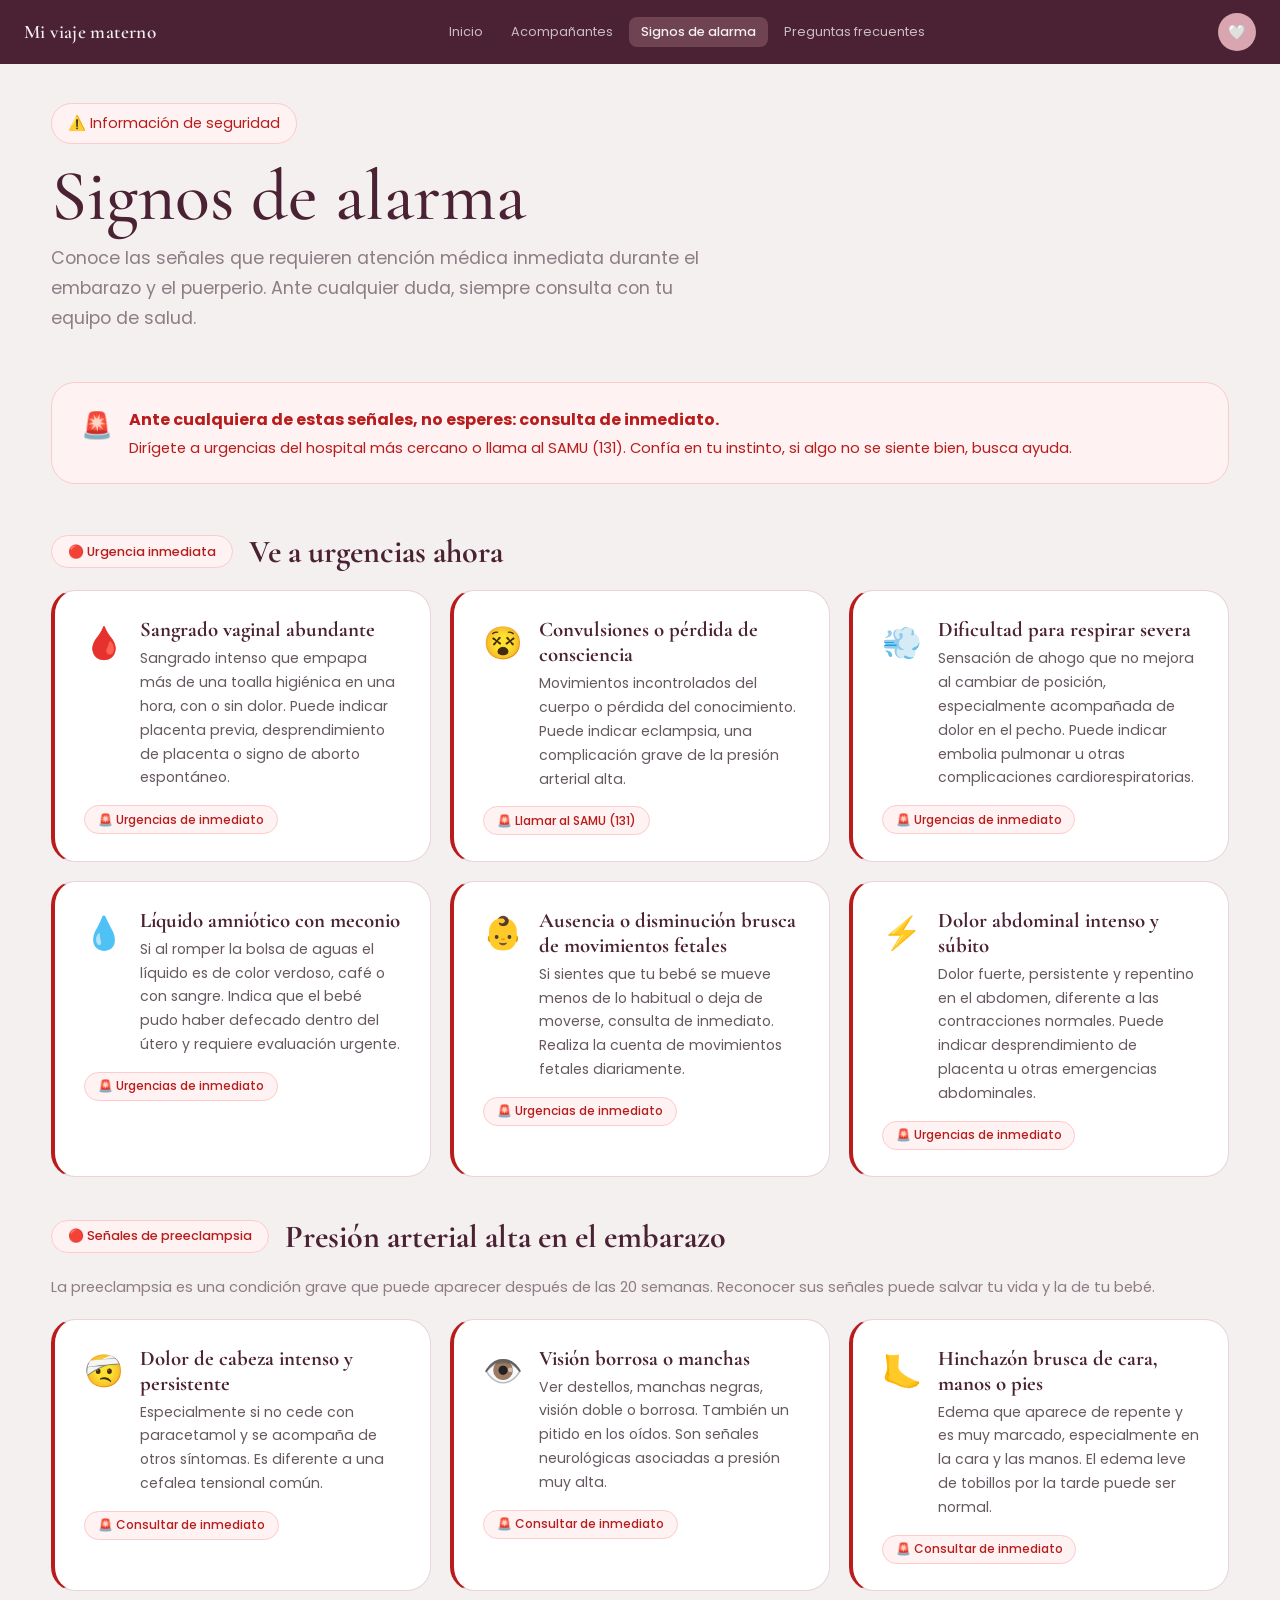
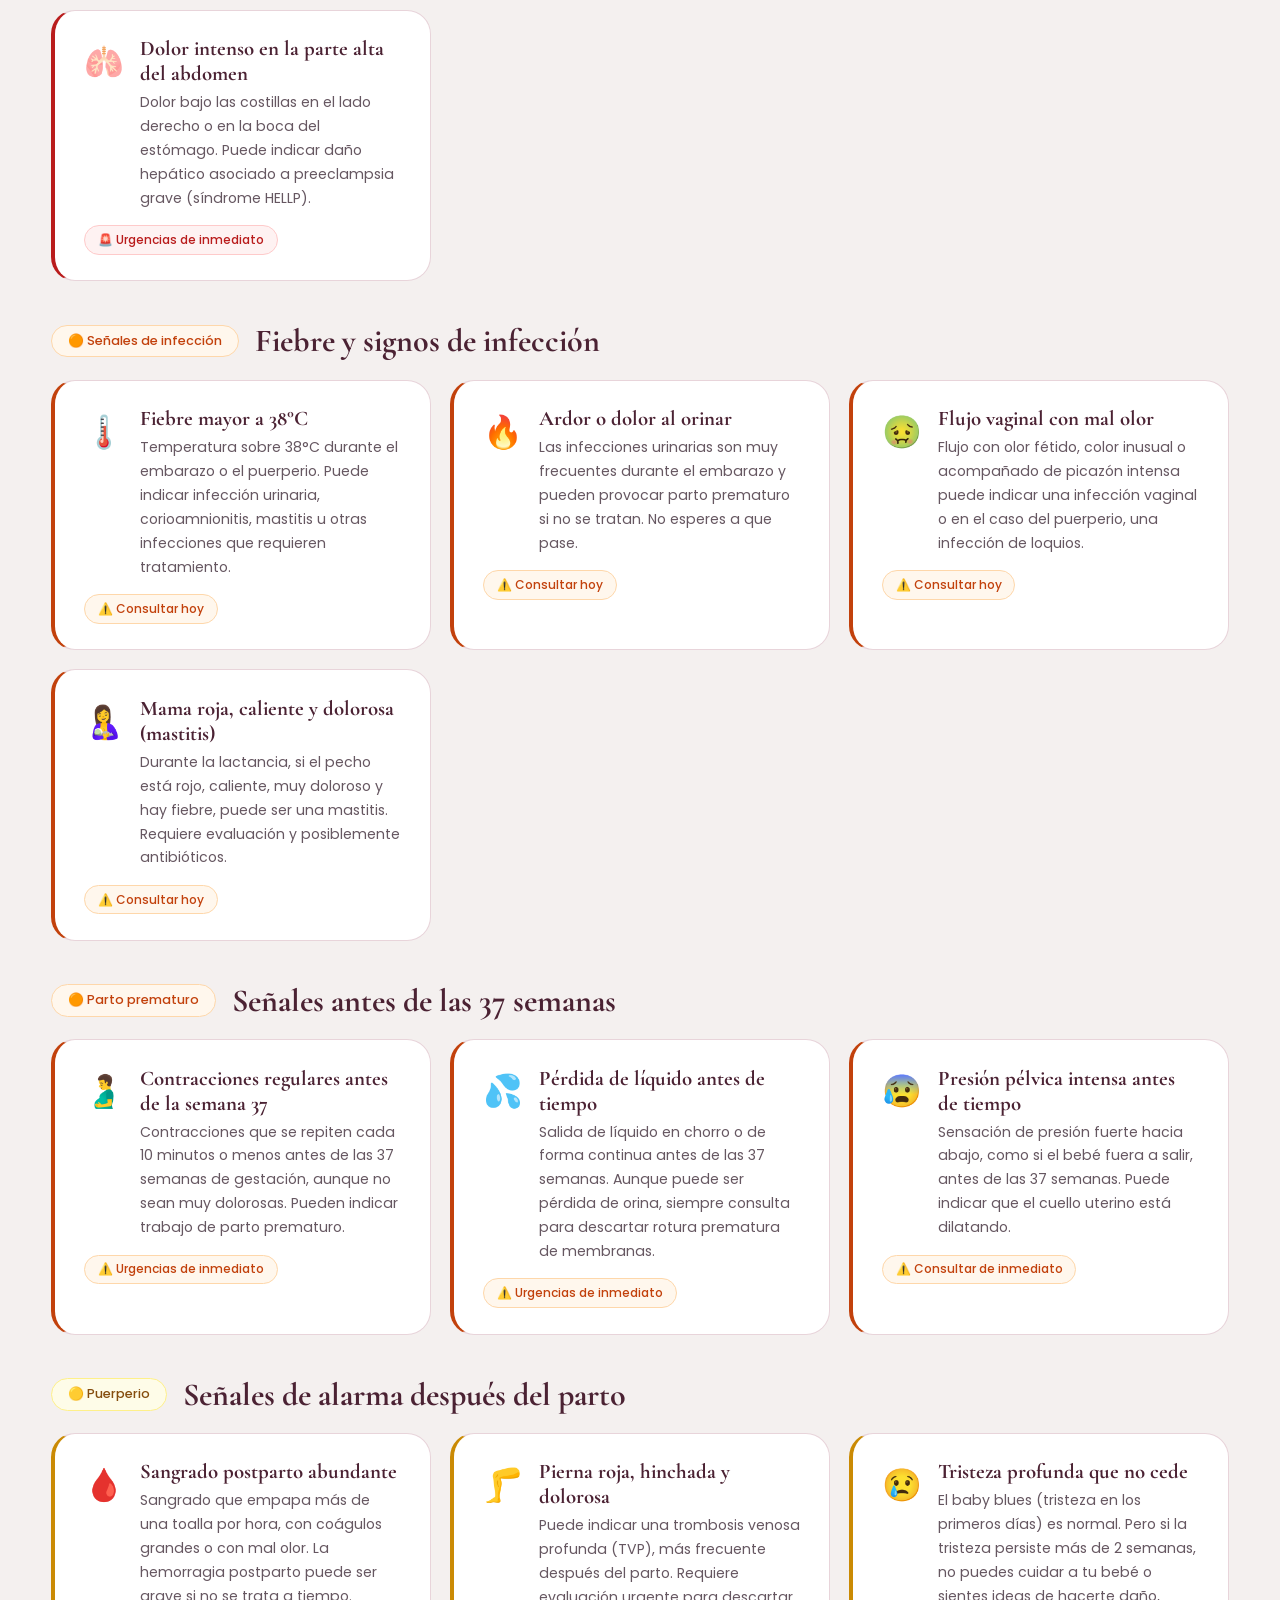
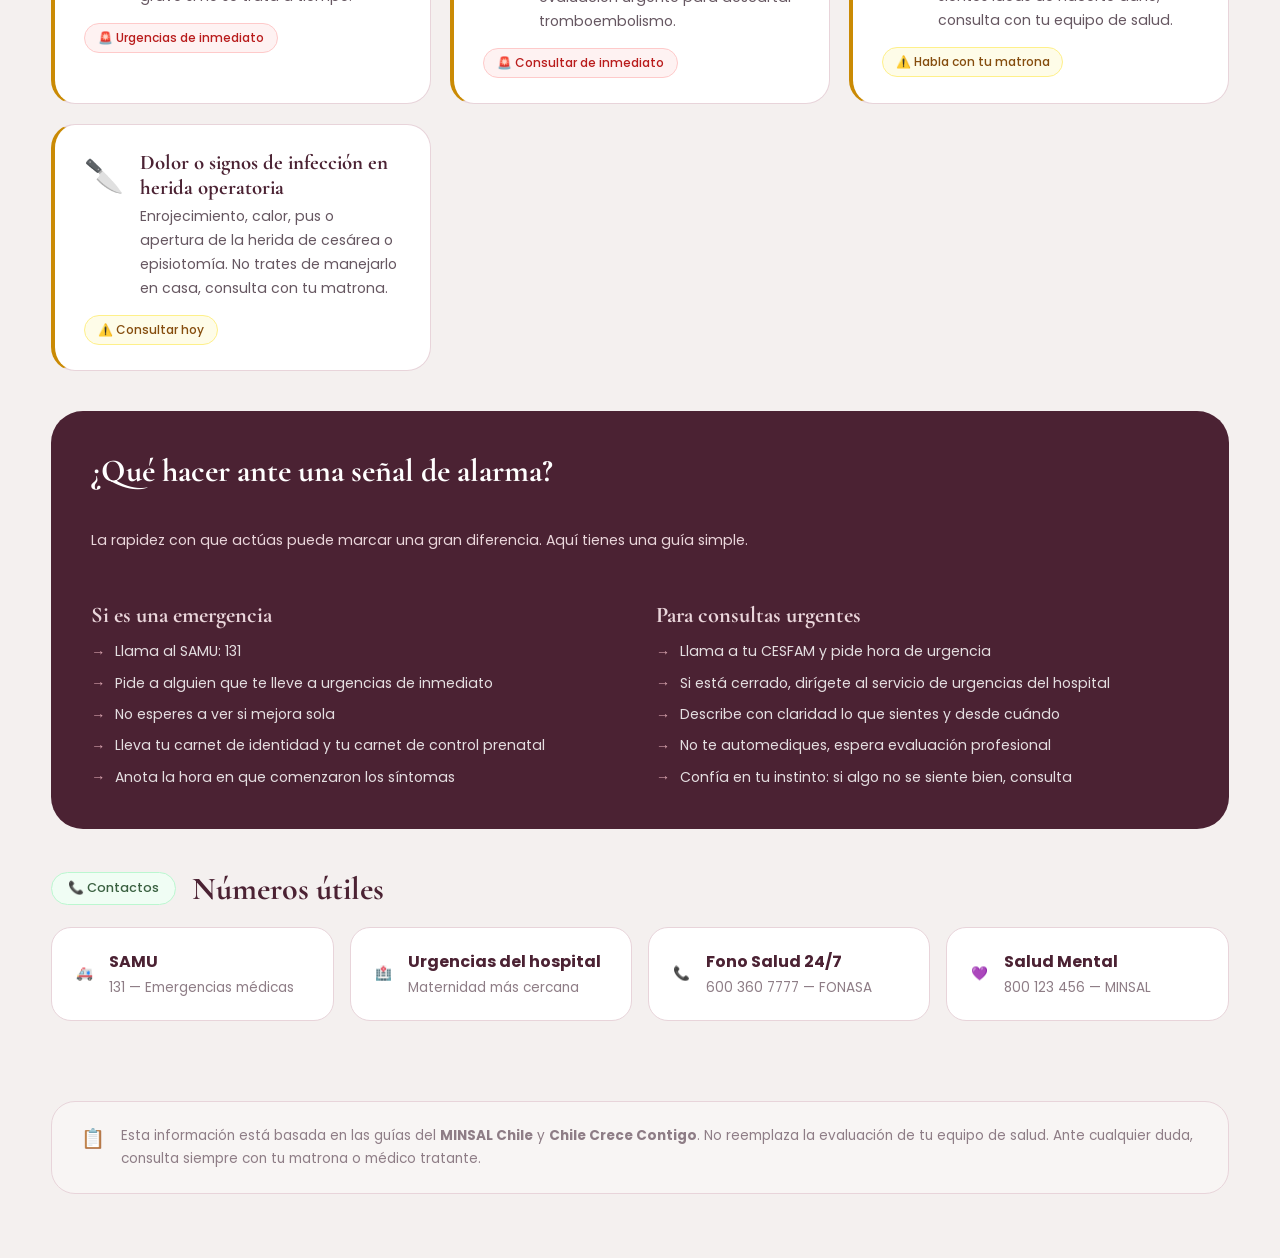
<file: pages/signos-alarma.html>
<!DOCTYPE html>
<html lang="es">
<head>
  <meta charset="UTF-8" />
  <meta name="viewport" content="width=device-width, initial-scale=1.0" />
  <title>Signos de alarma — Mi viaje materno</title>
  <link href="https://fonts.googleapis.com/css2?family=Cormorant+Garamond:wght@400;500;600&family=Poppins:wght@300;400;500;600&display=swap" rel="stylesheet" />
  <link rel="stylesheet" href="../css/style.css">
  <link rel="stylesheet" href="../css/signos-alarma.css">
</head>
<body>

<!-- NAVBAR -->
<header class="topbar">
  <a href="../pages/dashboard.html" class="logo">Mi viaje materno</a>

  <!-- Nav desktop -->
  <nav class="topnav" id="topnav">
  <a href="../pages/dashboard.html">Inicio</a>
  <a href="../pages/acompañantes.html">Acompañantes</a>
  <a class="active" href="../pages/signos-alarma.html">Signos de alarma</a>
  <a href="../pages/dashboard.html">Preguntas frecuentes</a>
</nav>

  <div class="topbar-right">
    <a href="perfil.html">
      <div class="nav-avatar" id="nav-avatar">🤍</div>
    </a>
    <!-- Hamburguesa solo en móvil -->
    <button class="hamburger-btn" id="hamburger-btn" aria-label="Abrir menú">
      <span></span><span></span><span></span>
    </button>
  </div>
</header>

<!-- Menú móvil desplegable -->
<div class="mobile-menu" id="mobile-menu">
  <a href="../pages/dashboard.html">Inicio</a>
  <a href="../pages/acompañantes.html">Acompañantes</a>
  <a class="active" href="../pages/signos-alarma.html">Signos de alarma</a>
  <a href="#">Preguntas frecuentes</a>
</div>
  
<!-- BACK -->
<div class="back-bar">
  <button class="btn-back" onclick="window.location.href='../pages/dashboard.html'">← Volver al inicio</button>
</div>

<!-- HERO -->
<div class="page-hero">
  <div class="hero-badge">⚠️ Información de seguridad</div>
  <h1>Signos de alarma</h1>
  <p>Conoce las señales que requieren atención médica inmediata durante el embarazo y el puerperio. Ante cualquier duda, siempre consulta con tu equipo de salud.</p>
</div>

<!-- AVISO -->
<div class="alert-banner">
  <span class="icon">🚨</span>
  <p>
    <strong>Ante cualquiera de estas señales, no esperes: consulta de inmediato.</strong>
    Dirígete a urgencias del hospital más cercano o llama al SAMU (131). Confía en tu instinto, si algo no se siente bien, busca ayuda.
  </p>
</div>

<!-- CONTENIDO PRINCIPAL -->
<div class="main-wrap">

  <!-- ═══ SECCIÓN 1: URGENCIA INMEDIATA ═══ -->
  <div class="alarm-section">
    <div class="section-header">
      <span class="section-tag tag-red">🔴 Urgencia inmediata</span>
      <h2 class="section-title">Ve a urgencias ahora</h2>
    </div>
    <div class="cards-grid">

      <div class="alarm-card urgency-red">
        <div class="card-top">
          <span class="card-emoji">🩸</span>
          <div class="card-text">
            <h3>Sangrado vaginal abundante</h3>
            <p>Sangrado intenso que empapa más de una toalla higiénica en una hora, con o sin dolor. Puede indicar placenta previa, desprendimiento de placenta o signo de aborto espontáneo.</p>
          </div>
        </div>
        <span class="urgency-pill pill-red">🚨 Urgencias de inmediato</span>
      </div>

      <div class="alarm-card urgency-red">
        <div class="card-top">
          <span class="card-emoji">😵</span>
          <div class="card-text">
            <h3>Convulsiones o pérdida de consciencia</h3>
            <p>Movimientos incontrolados del cuerpo o pérdida del conocimiento. Puede indicar eclampsia, una complicación grave de la presión arterial alta.</p>
          </div>
        </div>
        <span class="urgency-pill pill-red">🚨 Llamar al SAMU (131)</span>
      </div>

      <div class="alarm-card urgency-red">
        <div class="card-top">
          <span class="card-emoji">💨</span>
          <div class="card-text">
            <h3>Dificultad para respirar severa</h3>
            <p>Sensación de ahogo que no mejora al cambiar de posición, especialmente acompañada de dolor en el pecho. Puede indicar embolia pulmonar u otras complicaciones cardiorespiratorias.</p>
          </div>
        </div>
        <span class="urgency-pill pill-red">🚨 Urgencias de inmediato</span>
      </div>

      <div class="alarm-card urgency-red">
        <div class="card-top">
          <span class="card-emoji">💧</span>
          <div class="card-text">
            <h3>Líquido amniótico con meconio</h3>
            <p>Si al romper la bolsa de aguas el líquido es de color verdoso, café o con sangre. Indica que el bebé pudo haber defecado dentro del útero y requiere evaluación urgente.</p>
          </div>
        </div>
        <span class="urgency-pill pill-red">🚨 Urgencias de inmediato</span>
      </div>

      <div class="alarm-card urgency-red">
        <div class="card-top">
          <span class="card-emoji">👶</span>
          <div class="card-text">
            <h3>Ausencia o disminución brusca de movimientos fetales</h3>
            <p>Si sientes que tu bebé se mueve menos de lo habitual o deja de moverse, consulta de inmediato. Realiza la cuenta de movimientos fetales diariamente.</p>
          </div>
        </div>
        <span class="urgency-pill pill-red">🚨 Urgencias de inmediato</span>
      </div>

      <div class="alarm-card urgency-red">
        <div class="card-top">
          <span class="card-emoji">⚡</span>
          <div class="card-text">
            <h3>Dolor abdominal intenso y súbito</h3>
            <p>Dolor fuerte, persistente y repentino en el abdomen, diferente a las contracciones normales. Puede indicar desprendimiento de placenta u otras emergencias abdominales.</p>
          </div>
        </div>
        <span class="urgency-pill pill-red">🚨 Urgencias de inmediato</span>
      </div>

    </div>
  </div>

  <!-- ═══ SECCIÓN 2: PREECLAMPSIA ═══ -->
  <div class="alarm-section">
    <div class="section-header">
      <span class="section-tag tag-red">🔴 Señales de preeclampsia</span>
      <h2 class="section-title">Presión arterial alta en el embarazo</h2>
    </div>
    <p style="margin-bottom:1.2rem; font-size:0.92rem; color:var(--text-light); line-height:1.7;">La preeclampsia es una condición grave que puede aparecer después de las 20 semanas. Reconocer sus señales puede salvar tu vida y la de tu bebé.</p>
    <div class="cards-grid">

      <div class="alarm-card urgency-red">
        <div class="card-top">
          <span class="card-emoji">🤕</span>
          <div class="card-text">
            <h3>Dolor de cabeza intenso y persistente</h3>
            <p>Especialmente si no cede con paracetamol y se acompaña de otros síntomas. Es diferente a una cefalea tensional común.</p>
          </div>
        </div>
        <span class="urgency-pill pill-red">🚨 Consultar de inmediato</span>
      </div>

      <div class="alarm-card urgency-red">
        <div class="card-top">
          <span class="card-emoji">👁️</span>
          <div class="card-text">
            <h3>Visión borrosa o manchas</h3>
            <p>Ver destellos, manchas negras, visión doble o borrosa. También un pitido en los oídos. Son señales neurológicas asociadas a presión muy alta.</p>
          </div>
        </div>
        <span class="urgency-pill pill-red">🚨 Consultar de inmediato</span>
      </div>

      <div class="alarm-card urgency-red">
        <div class="card-top">
          <span class="card-emoji">🦶</span>
          <div class="card-text">
            <h3>Hinchazón brusca de cara, manos o pies</h3>
            <p>Edema que aparece de repente y es muy marcado, especialmente en la cara y las manos. El edema leve de tobillos por la tarde puede ser normal.</p>
          </div>
        </div>
        <span class="urgency-pill pill-red">🚨 Consultar de inmediato</span>
      </div>

      <div class="alarm-card urgency-red">
        <div class="card-top">
          <span class="card-emoji">🫁</span>
          <div class="card-text">
            <h3>Dolor intenso en la parte alta del abdomen</h3>
            <p>Dolor bajo las costillas en el lado derecho o en la boca del estómago. Puede indicar daño hepático asociado a preeclampsia grave (síndrome HELLP).</p>
          </div>
        </div>
        <span class="urgency-pill pill-red">🚨 Urgencias de inmediato</span>
      </div>

    </div>
  </div>

  <!-- ═══ SECCIÓN 3: INFECCIÓN ═══ -->
  <div class="alarm-section">
    <div class="section-header">
      <span class="section-tag tag-orange">🟠 Señales de infección</span>
      <h2 class="section-title">Fiebre y signos de infección</h2>
    </div>
    <div class="cards-grid">

      <div class="alarm-card urgency-orange">
        <div class="card-top">
          <span class="card-emoji">🌡️</span>
          <div class="card-text">
            <h3>Fiebre mayor a 38°C</h3>
            <p>Temperatura sobre 38°C durante el embarazo o el puerperio. Puede indicar infección urinaria, corioamnionitis, mastitis u otras infecciones que requieren tratamiento.</p>
          </div>
        </div>
        <span class="urgency-pill pill-orange">⚠️ Consultar hoy</span>
      </div>

      <div class="alarm-card urgency-orange">
        <div class="card-top">
          <span class="card-emoji">🔥</span>
          <div class="card-text">
            <h3>Ardor o dolor al orinar</h3>
            <p>Las infecciones urinarias son muy frecuentes durante el embarazo y pueden provocar parto prematuro si no se tratan. No esperes a que pase.</p>
          </div>
        </div>
        <span class="urgency-pill pill-orange">⚠️ Consultar hoy</span>
      </div>

      <div class="alarm-card urgency-orange">
        <div class="card-top">
          <span class="card-emoji">🤢</span>
          <div class="card-text">
            <h3>Flujo vaginal con mal olor</h3>
            <p>Flujo con olor fétido, color inusual o acompañado de picazón intensa puede indicar una infección vaginal o en el caso del puerperio, una infección de loquios.</p>
          </div>
        </div>
        <span class="urgency-pill pill-orange">⚠️ Consultar hoy</span>
      </div>

      <div class="alarm-card urgency-orange">
        <div class="card-top">
          <span class="card-emoji">🤱</span>
          <div class="card-text">
            <h3>Mama roja, caliente y dolorosa (mastitis)</h3>
            <p>Durante la lactancia, si el pecho está rojo, caliente, muy doloroso y hay fiebre, puede ser una mastitis. Requiere evaluación y posiblemente antibióticos.</p>
          </div>
        </div>
        <span class="urgency-pill pill-orange">⚠️ Consultar hoy</span>
      </div>

    </div>
  </div>

  <!-- ═══ SECCIÓN 4: PARTO PREMATURO ═══ -->
  <div class="alarm-section">
    <div class="section-header">
      <span class="section-tag tag-orange">🟠 Parto prematuro</span>
      <h2 class="section-title">Señales antes de las 37 semanas</h2>
    </div>
    <div class="cards-grid">

      <div class="alarm-card urgency-orange">
        <div class="card-top">
          <span class="card-emoji">🫃</span>
          <div class="card-text">
            <h3>Contracciones regulares antes de la semana 37</h3>
            <p>Contracciones que se repiten cada 10 minutos o menos antes de las 37 semanas de gestación, aunque no sean muy dolorosas. Pueden indicar trabajo de parto prematuro.</p>
          </div>
        </div>
        <span class="urgency-pill pill-orange">⚠️ Urgencias de inmediato</span>
      </div>

      <div class="alarm-card urgency-orange">
        <div class="card-top">
          <span class="card-emoji">💦</span>
          <div class="card-text">
            <h3>Pérdida de líquido antes de tiempo</h3>
            <p>Salida de líquido en chorro o de forma continua antes de las 37 semanas. Aunque puede ser pérdida de orina, siempre consulta para descartar rotura prematura de membranas.</p>
          </div>
        </div>
        <span class="urgency-pill pill-orange">⚠️ Urgencias de inmediato</span>
      </div>

      <div class="alarm-card urgency-orange">
        <div class="card-top">
          <span class="card-emoji">😰</span>
          <div class="card-text">
            <h3>Presión pélvica intensa antes de tiempo</h3>
            <p>Sensación de presión fuerte hacia abajo, como si el bebé fuera a salir, antes de las 37 semanas. Puede indicar que el cuello uterino está dilatando.</p>
          </div>
        </div>
        <span class="urgency-pill pill-orange">⚠️ Consultar de inmediato</span>
      </div>

    </div>
  </div>

  <!-- ═══ SECCIÓN 5: PUERPERIO ═══ -->
  <div class="alarm-section">
    <div class="section-header">
      <span class="section-tag tag-yellow">🟡 Puerperio</span>
      <h2 class="section-title">Señales de alarma después del parto</h2>
    </div>
    <div class="cards-grid">

      <div class="alarm-card urgency-yellow">
        <div class="card-top">
          <span class="card-emoji">🩸</span>
          <div class="card-text">
            <h3>Sangrado postparto abundante</h3>
            <p>Sangrado que empapa más de una toalla por hora, con coágulos grandes o con mal olor. La hemorragia postparto puede ser grave si no se trata a tiempo.</p>
          </div>
        </div>
        <span class="urgency-pill pill-red">🚨 Urgencias de inmediato</span>
      </div>

      <div class="alarm-card urgency-yellow">
        <div class="card-top">
          <span class="card-emoji">🦵</span>
          <div class="card-text">
            <h3>Pierna roja, hinchada y dolorosa</h3>
            <p>Puede indicar una trombosis venosa profunda (TVP), más frecuente después del parto. Requiere evaluación urgente para descartar tromboembolismo.</p>
          </div>
        </div>
        <span class="urgency-pill pill-red">🚨 Consultar de inmediato</span>
      </div>

      <div class="alarm-card urgency-yellow">
        <div class="card-top">
          <span class="card-emoji">😢</span>
          <div class="card-text">
            <h3>Tristeza profunda que no cede</h3>
            <p>El baby blues (tristeza en los primeros días) es normal. Pero si la tristeza persiste más de 2 semanas, no puedes cuidar a tu bebé o sientes ideas de hacerte daño, consulta con tu equipo de salud.</p>
          </div>
        </div>
        <span class="urgency-pill pill-yellow">⚠️ Habla con tu matrona</span>
      </div>

      <div class="alarm-card urgency-yellow">
        <div class="card-top">
          <span class="card-emoji">🔪</span>
          <div class="card-text">
            <h3>Dolor o signos de infección en herida operatoria</h3>
            <p>Enrojecimiento, calor, pus o apertura de la herida de cesárea o episiotomía. No trates de manejarlo en casa, consulta con tu matrona.</p>
          </div>
        </div>
        <span class="urgency-pill pill-yellow">⚠️ Consultar hoy</span>
      </div>

    </div>
  </div>

  <!-- ═══ CUÁNDO ACTUAR ═══ -->
  <div class="action-box">
    <h2>¿Qué hacer ante una señal de alarma?</h2>
    <p>La rapidez con que actúas puede marcar una gran diferencia. Aquí tienes una guía simple.</p>

    <div class="action-col">
      <h3>Si es una emergencia</h3>
      <ul class="action-list">
        <li>Llama al SAMU: 131</li>
        <li>Pide a alguien que te lleve a urgencias de inmediato</li>
        <li>No esperes a ver si mejora sola</li>
        <li>Lleva tu carnet de identidad y tu carnet de control prenatal</li>
        <li>Anota la hora en que comenzaron los síntomas</li>
      </ul>
    </div>

    <div class="action-col">
      <h3>Para consultas urgentes</h3>
      <ul class="action-list">
        <li>Llama a tu CESFAM y pide hora de urgencia</li>
        <li>Si está cerrado, dirígete al servicio de urgencias del hospital</li>
        <li>Describe con claridad lo que sientes y desde cuándo</li>
        <li>No te automediques, espera evaluación profesional</li>
        <li>Confía en tu instinto: si algo no se siente bien, consulta</li>
      </ul>
    </div>
  </div>

  <!-- ═══ NÚMEROS ÚTILES ═══ -->
  <div class="alarm-section">
    <div class="section-header">
      <span class="section-tag tag-green">📞 Contactos</span>
      <h2 class="section-title">Números útiles</h2>
    </div>
    <div class="numbers-row">
      <div class="number-card">
        <span class="number-icon">🚑</span>
        <div>
          <strong>SAMU</strong>
          <span>131 — Emergencias médicas</span>
        </div>
      </div>
      <div class="number-card">
        <span class="number-icon">🏥</span>
        <div>
          <strong>Urgencias del hospital</strong>
          <span>Maternidad más cercana</span>
        </div>
      </div>
      <div class="number-card">
        <span class="number-icon">📞</span>
        <div>
          <strong>Fono Salud 24/7 </strong>
          <span>600 360 7777 — FONASA</span>
        </div>
      </div>
      <div class="number-card">
        <span class="number-icon">💜</span>
        <div>
          <strong>Salud Mental</strong>
          <span>800 123 456 — MINSAL</span>
        </div>
      </div>
    </div>
  </div>

</div><!-- /main-wrap -->

<!-- NOTA AL PIE -->
<div class="footer-note">
  <span style="font-size:1.2rem; flex-shrink:0;">📋</span>
  <p>Esta información está basada en las guías del <strong>MINSAL Chile</strong> y <strong>Chile Crece Contigo</strong>. No reemplaza la evaluación de tu equipo de salud. Ante cualquier duda, consulta siempre con tu matrona o médico tratante.</p>
</div>


<script>
  const hamburgerBtn = document.getElementById("hamburger-btn");
  const mobileMenu = document.getElementById("mobile-menu");

  if (hamburgerBtn) {
    hamburgerBtn.addEventListener("click", () => {
      hamburgerBtn.classList.toggle("open");
      mobileMenu.classList.toggle("open");
    });
  }
</script>
</body>
</html>
  
</body>
</html>
</file>
<file: css/style.css>
* {
  margin: 0;
  padding: 0;
  box-sizing: border-box;
}

body {
  font-family: Arial, sans-serif;
  background-color: #fffaf7;
  color: #444;
}

/* =========================
   NAVBAR
========================= */

.topbar {
  width: 100%;
  height: 64px;
  background: #4B2233;
  display: flex;
  justify-content: space-between;
  align-items: center;
  padding: 0 24px;
  position: fixed;
  top: 0; left: 0;
  z-index: 1000;
  box-sizing: border-box;
}

.logo {
  font-family: 'Cormorant Garamond', serif;
  font-size: 1.2rem;
  font-weight: 600;
  color: #F4F0EF;
  letter-spacing: 0.02em;
  text-decoration: none;
}

.topnav {
  display: flex;
  align-items: center;
  gap: 4px;
}

.topnav a {
  font-family: 'Poppins', sans-serif;
  font-size: 0.8rem;
  color: rgba(244,240,239,0.75);
  text-decoration: none;
  padding: 6px 12px;
  border-radius: 8px;
  transition: background 0.2s, color 0.2s;
}

.topnav a:hover { background: rgba(217,165,176,0.2); color: #F4F0EF; }
.topnav a.active { color: #F4F0EF; background: rgba(217,165,176,0.25); font-weight: 500; }

.topbar-right {
  display: flex;
  align-items: center;
  gap: 12px;
  text-decoration: none;
}

.topbar-right a {
  text-decoration: none;
}

.nav-avatar {
  width: 38px; height: 38px;
  border-radius: 50%;
  background: #D9A5B0;
  color: #4B2233;
  display: flex; align-items: center; justify-content: center;
  font-family: 'Poppins', sans-serif;
  font-weight: 600; font-size: 0.9rem;
  overflow: hidden; cursor: pointer;
}

/* Hamburguesa */
.hamburger-btn {
  display: none;
  flex-direction: column;
  gap: 5px;
  background: none; border: none;
  cursor: pointer; padding: 4px;
}

.hamburger-btn span {
  display: block;
  width: 22px; height: 2px;
  background: #F4F0EF;
  border-radius: 2px;
  transition: all 0.3s ease;
  transform-origin: center;
}

.hamburger-btn.open span:nth-child(1) { transform: translateY(7px) rotate(45deg); }
.hamburger-btn.open span:nth-child(2) { opacity: 0; }
.hamburger-btn.open span:nth-child(3) { transform: translateY(-7px) rotate(-45deg); }

/* Menú móvil */
.mobile-menu {
  display: none;
  flex-direction: column;
  background: #3a1a28;
  position: fixed;
  top: 64px; left: 0;
  width: 100%;
  z-index: 999;
  max-height: 0;
  overflow: hidden;
  transition: max-height 0.3s ease;
}

.mobile-menu.open { max-height: 300px; }

.mobile-menu a {
  font-family: 'Poppins', sans-serif;
  font-size: 0.85rem;
  color: rgba(244,240,239,0.8);
  text-decoration: none;
  padding: 14px 20px;
  border-bottom: 0.5px solid rgba(244,240,239,0.08);
  display: flex; align-items: center;
  transition: background 0.15s, color 0.15s;
}

.mobile-menu a.active { color: #D9A5B0; font-weight: 500; }
.mobile-menu a:hover { background: rgba(217,165,176,0.15); color: #F4F0EF; }

/* Responsive navbar */
@media (max-width: 768px) {
  .topnav { display: none; }
  .hamburger-btn { display: flex; }
  .mobile-menu { display: flex; }
}

/* =========================
   SIDEBAR (legacy)
========================= */

.sidebar {
  width: 280px;
  height: 100vh;
  background-color: white;
  position: fixed;
  top: 0;
  right: -280px;
  transition: 0.3s;
  padding-top: 90px;
  box-shadow: -2px 0 10px rgba(0,0,0,0.1);
  z-index: 999;
}

.sidebar.active { right: 0; }

.sidebar ul { list-style: none; }

.sidebar ul li { padding: 18px 30px; }

.sidebar ul li a {
  text-decoration: none;
  color: #444;
  font-size: 1rem;
}

.sidebar ul li a:hover { color: #b48cff; }

.submenu-title {
  font-weight: bold;
  color: #b48cff;
}

.submenu { padding-left: 50px !important; }

/* =========================
   HOME (legacy)
========================= */

.home {
  padding-top: 140px;
  text-align: center;
}

.home h1 {
  font-size: 2.2rem;
  margin-bottom: 20px;
}

.home p {
  font-size: 1.1rem;
  color: #666;
}

/* =========================
   WELCOME CARD
========================= */

.welcome-card {
  width: 90%;
  max-width: 1000px;
  margin: auto;
  background: white;
  border-radius: 25px;
  padding: 40px 30px;
  box-shadow: 0 4px 20px rgba(0,0,0,0.05);
}

.welcome-text h1 {
  font-size: 2.2rem;
  margin-bottom: 15px;
  color: #444;
}

.message {
  font-size: 1.1rem;
  color: #777;
  margin-bottom: 25px;
}

.continue-btn {
  background-color: #d8c7ff;
  color: white;
  border: none;
  padding: 14px 22px;
  border-radius: 14px;
  cursor: pointer;
  font-size: 1rem;
  transition: 0.3s;
}

.continue-btn:hover { background-color: #c3abff; }

/* =========================
   PROFILE SECTION (legacy)
========================= */

.profile-section {
  width: 90%;
  max-width: 1000px;
  margin: 40px auto;
  display: grid;
  grid-template-columns: 1fr 1fr;
  gap: 25px;
}

.profile-card,
.progress-card {
  background: white;
  border-radius: 25px;
  padding: 30px;
  box-shadow: 0 4px 20px rgba(0,0,0,0.05);
}

.profile-card h2,
.progress-card h2 {
  margin-bottom: 20px;
  color: #555;
}

.info p { margin-bottom: 15px; color: #666; }
.info span { font-weight: bold; color: #444; }

/* =========================
   AUTH / LOGIN
========================= */

.auth-body {
  margin: 0;
  font-family: 'Poppins', sans-serif;
  background: #f8f3ef;
}

.auth-container {
  display: flex;
  min-height: 100vh;
}

/* Panel izquierdo */
.auth-left {
  width: 55%;
  background-image: url('../assets/background.png');
  background-size: cover;
  background-position: center;
  background-repeat: no-repeat;
  display: flex;
  align-items: center;
  justify-content: center;
  padding: 60px;
  position: relative;
  overflow: hidden;
}

.left-content {
  max-width: 550px;
  display: flex;
  flex-direction: column;
  align-items: center;
  text-align: center;
}

.auth-left h1 {
  font-family: 'Brittany';
  font-size: 8rem;
  line-height: 0.9;
  color: #4e2d38;
  font-weight: normal;
  text-align: center;
  margin-bottom: 20px;
}

.line {
  width: 120px;
  height: 2px;
  background: #d4a5af;
  margin: 25px 0;
}

.subtitle {
  font-size: 2rem;
  color: #6d4b57;
  margin-bottom: 20px;
  text-align: center;
}

.description {
  font-size: 1.1rem;
  color: #7d6b72;
  line-height: 1.8;
  margin-bottom: 40px;
  text-align: center;
  max-width: 420px;
}

.learn-btn {
  padding: 15px 35px;
  border-radius: 40px;
  border: none;
  background: #8a4f63;
  color: white;
  font-size: 1rem;
  cursor: pointer;
  transition: 0.3s;
  display: flex;
  justify-content: center;
  align-items: center;
}

.learn-btn:hover {
  transform: translateY(-2px);
  opacity: 0.9;
}

/* Panel derecho */
.auth-right {
  width: 45%;
  display: flex;
  justify-content: center;
  align-items: center;
  padding: 40px;
}

.auth-card {
  width: 100%;
  max-width: 450px;
  background: white;
  border-radius: 35px;
  padding: 50px;
  box-shadow: 0 10px 40px rgba(0,0,0,0.08);
}

.auth-logo {
  width: 90px;
  height: 90px;
  border-radius: 50%;
  border: 2px solid #d4a5af;
  display: flex;
  align-items: center;
  justify-content: center;
  margin: 0 auto 25px;
  font-size: 2rem;
}

.auth-card h2 {
  text-align: center;
  color: #5b3441;
  font-size: 2.3rem;
}

.auth-text {
  text-align: center;
  color: #8a7b80;
  margin-bottom: 35px;
}

.input-group { margin-bottom: 25px; }

.input-group label {
  display: block;
  margin-bottom: 8px;
  color: #5b3441;
  font-weight: 500;
}

.input-group input {
  width: 100%;
  padding: 16px;
  border-radius: 15px;
  border: 1px solid #e4d6da;
  background: #faf8f7;
  font-size: 1rem;
}

.input-group input:focus {
  outline: none;
  border: 1px solid #b67c90;
}

.login-btn {
  width: 100%;
  padding: 18px;
  border: none;
  border-radius: 18px;
  background: #8a4f63;
  color: white;
  font-size: 1.1rem;
  font-weight: 600;
  cursor: pointer;
  margin-top: 10px;
  transition: 0.3s;
}

.login-btn:hover { opacity: 0.9; }

.register-text {
  text-align: center;
  margin-top: 30px;
  color: #7d6b72;
}

.register-text a {
  color: #8a4f63;
  font-weight: 600;
  text-decoration: none;
}

/* Responsive auth */
@media (max-width: 950px) {
  .auth-left { display: none; }
  .auth-right { width: 100%; }
}

/* =========================
   DASHBOARD
========================= */

.dashboard-body {
  margin: 0;
  background-color: #f8f4f1;
  background-size: cover;
  background-position: center;
  background-repeat: no-repeat;
  font-family: 'Poppins', sans-serif;
  color: #5b3441;
  min-height: 100vh;
}

/* =========================
   HERO
========================= */

.hero-section {
  display: grid;
  grid-template-columns: 1fr 1fr;
  align-items: center;
  padding: 104px 80px 70px; /* top compensa navbar fijo de 64px */
  gap: 30px;
}

.hero-left h1 {
  font-family: 'Cormorant Garamond', serif;
  font-size: 4.5rem;
  margin: 0;
  color: #4c2632;
}

.hero-left h2 {
  font-family: 'Cormorant Garamond', serif;
  font-size: 3rem;
  font-weight: 500;
  color: #d28b99;
  margin-top: 10px;
  margin-bottom: 35px;
}

.baby-size {
  background: white;
  border: 1px solid #edd8dc;
  width: fit-content;
  padding: 16px 24px;
  border-radius: 18px;
  color: #6d5c63;
  margin-bottom: 30px;
  box-shadow: 0 5px 20px rgba(0,0,0,0.03);
}

.fpp-box { margin-bottom: 30px; }

.fpp-box h3 {
  margin: 0;
  font-size: 1rem;
  color: #7f6670;
}

.fpp-box p {
  margin-top: 10px;
  font-size: 2rem;
  font-family: 'Cormorant Garamond', serif;
  color: #c57988;
}

.progress-card {
  background: white;
  width: 450px;
  padding: 28px;
  border-radius: 25px;
  border: 1px solid #edd8dc;
  box-shadow: 0 8px 25px rgba(0,0,0,0.04);
}

.progress-card p {
  color: #6b5a61;
  margin-bottom: 22px;
}

.progress-bar {
  width: 100%;
  height: 18px;
  background: #f3e6e8;
  border-radius: 20px;
  overflow: hidden;
  margin-bottom: 15px;
}

.progress-fill {
  width: 0%;
  height: 100%;
  background: linear-gradient(90deg, #d48a98, #c56f84);
  border-radius: 20px;
  transition: width 0.5s ease;
}

.progress-card span {
  color: #8c777d;
  font-size: 0.95rem;
}

.dashboard-right {
  display: flex;
  flex-direction: column;
  justify-content: center;
  align-items: center;
  text-align: center;
  padding: 20px 40px;
}

.hero-right {
  display: flex;
  justify-content: center;
}

.hero-right img {
  width: 100%;
  max-width: 490px;
  height: auto;
  opacity: 0.95;
}

/* =========================
   MÓDULOS
========================= */

.modules-section {
  padding: 40px 80px 90px;
}

.section-title {
  text-align: center;
  margin-bottom: 50px;
}

.section-title h2 {
  font-family: 'Cormorant Garamond', serif;
  font-size: 3rem;
  margin-bottom: 10px;
  color: #5b3441;
}

.section-title p { color: #8c777d; }

.modules-grid {
  display: grid;
  grid-template-columns: repeat(auto-fit, minmax(240px, 1fr));
  gap: 30px;
}

.module-card {
  background: white;
  border-radius: 30px;
  padding: 35px;
  border: 1px solid #edd8dc;
  text-align: center;
  transition: 0.3s;
  box-shadow: 0 10px 30px rgba(0,0,0,0.04);
}

.module-card:hover { transform: translateY(-6px); }

.module-visited {
  background: #EAD6DB !important;
  color: #7A4457 !important;
  border: 1px solid #D9A5B0 !important;
  font-weight: 600;
  transition: 0.3s;
}

.module-visited:hover { background: #E2C6CE !important; }

.module-label {
  color: #9d7d86;
  font-size: 0.8rem;
  letter-spacing: 2px;
}

.module-card h3 {
  font-family: 'Cormorant Garamond', serif;
  font-size: 2rem;
  color: #4c2632;
  margin: 18px 0;
}

.module-card p {
  color: #75646b;
  line-height: 1.7;
  margin-bottom: 30px;
}

.module-card button {
  border: none;
  padding: 12px 24px;
  border-radius: 50px;
  font-size: 0.9rem;
  cursor: pointer;
  transition: 0.3s;
}

.completed-btn { background: #edf4ea; color: #64845e; }
.progress-btn { background: #fff3f4; color: #cc7b8b; }
.pending-btn { background: #f5f1f2; color: #8f7a80; }

/* =========================
   WARNING + COMPANIONS
========================= */

.warning-section {
  display: grid;
  grid-template-columns: 1fr 1fr;
  gap: 30px;
  padding: 20px 80px 80px;
}

.warning-card,
.companions-card {
  background: white;
  border-radius: 30px;
  padding: 35px;
  border: 1px solid #edd8dc;
  box-shadow: 0 10px 30px rgba(0,0,0,0.04);
}

.warning-card h2,
.companions-card h2 {
  font-family: 'Cormorant Garamond', serif;
  font-size: 2.5rem;
  margin-top: 0;
  margin-bottom: 10px;
  color: #5b3441;
}

.warning-card p,
.companions-card p {
  color: #85737a;
  margin-bottom: 30px;
}

.warning-grid {
  display: grid;
  grid-template-columns: repeat(2, 1fr);
  gap: 20px;
  margin-bottom: 35px;
}

.warning-item { text-align: center; }
.warning-item span { font-size: 2rem; }
.warning-item p {
  margin-top: 10px;
  font-size: 0.95rem;
  color: #6f5d64;
}

.outline-btn {
  background: none;
  border: 1px solid #dca7b2;
  padding: 14px 24px;
  border-radius: 50px;
  color: #b96d7f;
  cursor: pointer;
  transition: 0.3s;
}

.outline-btn:hover { background: #fff3f5; }

.companion-box {
  display: flex;
  align-items: center;
  justify-content: space-between;
  gap: 20px;
  background: #fffafa;
  border: 1px solid #f1dfe2;
  padding: 20px;
  border-radius: 20px;
  margin-bottom: 25px;
}

.companion-box img {
  width: 65px;
  height: 65px;
  border-radius: 50%;
}

.companion-box h3 { margin: 0; color: #5b3441; }
.companion-box span { color: #c07d8d; font-size: 0.85rem; }

.companion-box button {
  border: none;
  background: #fff;
  border: 1px solid #dca7b2;
  padding: 10px 18px;
  border-radius: 50px;
  color: #b96d7f;
  cursor: pointer;
}

.add-btn {
  width: 100%;
  border: 2px dashed #e5c5cc;
  background: none;
  padding: 18px;
  border-radius: 18px;
  color: #c07d8d;
  cursor: pointer;
  transition: 0.3s;
}

.add-btn:hover { background: #fff6f7; }

.companion-photo {
  width: 48px;
  height: 48px;
  border-radius: 50%;
  object-fit: cover;
}

.companion-photo-placeholder {
  width: 48px;
  height: 48px;
  border-radius: 50%;
  background: #D9A5B0;
  color: white;
  display: flex;
  align-items: center;
  justify-content: center;
  font-weight: 600;
  font-size: 1.2rem;
  flex-shrink: 0;
}

/* =========================
   FAQ
========================= */

.faq-section {
  width: 92%;
  max-width: 1100px;
  margin: 25px auto 80px;
}

.faq-title {
  text-align: center;
  margin-bottom: 50px;
}

.faq-title h2 {
  font-family: 'Cormorant Garamond', serif;
  font-size: 3rem;
  color: #5b3441;
  margin-bottom: 10px;
}

.faq-title p { color: #8c777d; }

.faq-item {
  width: 100%;
  background: #fff;
  border-radius: 22px;
  margin-bottom: 20px;
  overflow: hidden;
  border: 1px solid #edd8dc;
  box-shadow: 0 8px 25px rgba(0,0,0,0.04);
}

.faq-question {
  width: 100%;
  border: none;
  background: none;
  padding: 26px 30px;
  display: flex;
  align-items: center;
  justify-content: space-between;
  font-size: 1rem;
  cursor: pointer;
  color: #5b3441;
  font-weight: 500;
}

.faq-question span {
  font-size: 1.5rem;
  color: #c97d8f;
}

.faq-answer {
  max-height: 0;
  overflow: hidden;
  transition: 0.4s ease;
  background: #fffafb;
}

.faq-answer p {
  padding: 0 30px 30px;
  color: #7a676e;
  line-height: 1.8;
}

.faq-item.active .faq-answer { max-height: 900px; }

/* =========================
   GESTACIONAL (legacy)
========================= */

.gestational-result { margin-top: 15px; }

.gestational-result p {
  color: #666;
  margin-bottom: 8px;
  font-size: 0.95rem;
}

/* =========================
   FOOTER
========================= */

.site-footer {
  background: white;
  border-top: 1px solid #edd8dc;
  margin-top: 80px;
  padding: 40px 80px;
}

.footer-inner {
  max-width: 900px;
  margin: 0 auto;
  display: flex;
  flex-direction: column;
  align-items: center;
  gap: 20px;
  text-align: center;
}

.footer-logo {
  font-family: 'Cormorant Garamond', serif;
  font-size: 1.6rem;
  color: #4c2632;
  font-weight: 500;
  display: block;
  margin-bottom: 8px;
}

.footer-desc {
  font-size: 0.83rem;
  color: #9d7d86;
  line-height: 1.7;
  max-width: 420px;
}

.footer-divider {
  width: 60px;
  height: 1px;
  background: #edd8dc;
}

.footer-copy p {
  font-size: 0.78rem;
  color: #b08090;
  line-height: 1.8;
}

.footer-copy strong {
  color: #8a4f63;
  font-weight: 500;
}

/* =========================
   RESPONSIVE GENERAL
========================= */

@media (max-width: 768px) {
  .hero-section {
    grid-template-columns: 1fr;
    padding: 104px 24px 50px;
  }

  .hero-left h1 { font-size: 3rem; }
  .hero-left h2 { font-size: 2rem; }

  .modules-section { padding: 40px 24px 60px; }

  .warning-section {
    grid-template-columns: 1fr;
    padding: 20px 24px 60px;
  }

  .profile-section { grid-template-columns: 1fr; }

  .welcome-text h1 { font-size: 1.8rem; }

  .site-footer { padding: 36px 24px; }

  .progress-card { width: 100%; }
}
</file>
<file: css/signos-alarma.css>
*, *::before, *::after { box-sizing: border-box; margin: 0; padding: 0; }

    :root {
      --bg:         #F4F0EF;
      --card:       #F8F5F4;
      --white:      #FFFFFF;
      --wine:       #4B2233;
      --wine-soft:  #6D4B57;
      --rose:       #D9A5B0;
      --rose-light: #EAD6DB;
      --rose-pale:  #F2E4E8;
      --text:       #665761;
      --text-light: #8E7D86;
      --border:     #E8D4DA;
      --red:        #B91C1C;
      --red-pale:   #FEF2F2;
      --red-border: #FECACA;
      --orange:     #C2410C;
      --orange-pale:#FFF7ED;
      --orange-border:#FED7AA;
      --yellow:     #854D0E;
      --yellow-pale:#FEFCE8;
      --yellow-border:#FEF08A;
      --green:      #3A6040;
      --green-pale: #F0FDF4;
      --green-border:#BBF7D0;
      --serif:      'Cormorant Garamond', Georgia, serif;
      --sans:       'Poppins', sans-serif;
    }

    body { margin: 0; background: var(--bg); font-family: var(--sans); color: var(--text); }

/* =========================
   NAVBAR
========================= */

.topbar {
  width: 100%;
  height: 64px;
  background: #4B2233;
  display: flex;
  justify-content: space-between;
  align-items: center;
  padding: 0 24px;
  position: fixed;
  top: 0; left: 0;
  z-index: 1000;
  box-sizing: border-box;
}

.logo {
  font-family: 'Cormorant Garamond', serif;
  font-size: 1.2rem;
  font-weight: 600;
  color: #F4F0EF;
  letter-spacing: 0.02em;
   text-decoration: none;
}

.topnav {
  display: flex;
  align-items: center;
  gap: 4px;
}

.topnav a {
  font-family: 'Poppins', sans-serif;
  font-size: 0.8rem;
  color: rgba(244,240,239,0.75);
  text-decoration: none;
  padding: 6px 12px;
  border-radius: 8px;
  transition: background 0.2s, color 0.2s;
}

.topnav a:hover { background: rgba(217,165,176,0.2); color: #F4F0EF; }
.topnav a.active { color: #F4F0EF; background: rgba(217,165,176,0.25); font-weight: 500; }

.topbar-right {
  display: flex;
  align-items: center;
  gap: 12px;
}

.topbar-right a {
  text-decoration: none;
}

.nav-avatar {
  width: 38px; height: 38px;
  border-radius: 50%;
  background: #D9A5B0;
  color: #4B2233;
  display: flex; align-items: center; justify-content: center;
  font-family: 'Poppins', sans-serif;
  font-weight: 600; font-size: 0.9rem;
  overflow: hidden; cursor: pointer;
}

/* Hamburguesa */
.hamburger-btn {
  display: none;
  flex-direction: column;
  gap: 5px;
  background: none; border: none;
  cursor: pointer; padding: 4px;
}

.hamburger-btn span {
  display: block;
  width: 22px; height: 2px;
  background: #F4F0EF;
  border-radius: 2px;
  transition: all 0.3s ease;
  transform-origin: center;
}

.hamburger-btn.open span:nth-child(1) { transform: translateY(7px) rotate(45deg); }
.hamburger-btn.open span:nth-child(2) { opacity: 0; }
.hamburger-btn.open span:nth-child(3) { transform: translateY(-7px) rotate(-45deg); }

/* Menú móvil */
.mobile-menu {
  display: none;
  flex-direction: column;
  background: #3a1a28;
  position: fixed;
  top: 64px; left: 0;
  width: 100%;
  z-index: 999;
  max-height: 0;
  overflow: hidden;
  transition: max-height 0.3s ease;
}

.mobile-menu.open { max-height: 300px; }

.mobile-menu a {
  font-family: 'Poppins', sans-serif;
  font-size: 0.85rem;
  color: rgba(244,240,239,0.8);
  text-decoration: none;
  padding: 14px 20px;
  border-bottom: 0.5px solid rgba(244,240,239,0.08);
  display: flex; align-items: center;
  transition: background 0.15s, color 0.15s;
}

.mobile-menu a.active { color: #D9A5B0; font-weight: 500; }
.mobile-menu a:hover { background: rgba(217,165,176,0.15); color: #F4F0EF; }

/* Responsive navbar */
@media (max-width: 768px) {
  .topnav { display: none; }
  .hamburger-btn { display: flex; }
  .mobile-menu { display: flex; }
}

    /* ── BACK ── */
    .back-bar { width: min(1180px, 92%); margin: 2rem auto 0; }
    .btn-back {
      border: none; background: none; color: var(--text-light);
      font-size: 0.95rem; cursor: pointer; font-family: var(--sans);
      display: flex; align-items: center; gap: 0.4rem; transition: 0.2s;
    }
    .btn-back:hover { color: var(--wine); }

    /* ── HERO ── */
    .page-hero {
      width: min(1180px, 92%);
      margin: 3rem auto 3rem;
    }
    .hero-badge {
      display: inline-flex; align-items: center; gap: 0.5rem;
      padding: 0.55rem 1rem; border-radius: 999px;
      background: var(--red-pale); border: 1px solid var(--red-border);
      color: var(--red); font-size: 0.9rem; margin-bottom: 1rem;
    }
    .page-hero h1 {
      font-family: var(--serif); font-size: 4.5rem;
      font-weight: 500; line-height: 1;
      color: var(--wine); margin-bottom: 0.8rem;
    }
    .page-hero p {
      font-size: 1.1rem; color: var(--text-light);
      max-width: 650px; line-height: 1.7;
    }

    /* ── AVISO GENERAL ── */
    .alert-banner {
      width: min(1180px, 92%);
      margin: 0 auto 3rem;
      background: var(--red-pale);
      border: 1px solid var(--red-border);
      border-radius: 24px;
      padding: 1.4rem 1.8rem;
      display: flex; align-items: flex-start; gap: 1rem;
    }
    .alert-banner .icon { font-size: 1.6rem; flex-shrink: 0; }
    .alert-banner p { font-size: 0.92rem; line-height: 1.7; color: var(--red); margin: 0; }
    .alert-banner strong { display: block; margin-bottom: 0.2rem; font-size: 1rem; }

    /* ── MAIN GRID ── */
    .main-wrap {
      width: min(1180px, 92%);
      margin: 0 auto 5rem;
      display: flex;
      flex-direction: column;
      gap: 2.5rem;
    }

    /* ── SECCIÓN ── */
    .section-header {
      display: flex; align-items: center; gap: 1rem;
      margin-bottom: 1.2rem;
    }
    .section-tag {
      display: inline-flex; align-items: center; gap: 0.5rem;
      padding: 0.4rem 1rem; border-radius: 999px;
      font-size: 0.8rem; font-weight: 500;
    }
    .tag-red    { background: var(--red-pale);    border: 1px solid var(--red-border);    color: var(--red); }
    .tag-orange { background: var(--orange-pale);  border: 1px solid var(--orange-border); color: var(--orange); }
    .tag-yellow { background: var(--yellow-pale);  border: 1px solid var(--yellow-border); color: var(--yellow); }
    .tag-green  { background: var(--green-pale);   border: 1px solid var(--green-border);  color: var(--green); }

    .section-title {
      font-family: var(--serif);
      font-size: 2rem; color: var(--wine); margin: 0;
    }

    /* ── CARDS GRID ── */
    .cards-grid {
      display: grid;
      grid-template-columns: repeat(auto-fit, minmax(300px, 1fr));
      gap: 1.2rem;
    }

    .alarm-card {
      background: var(--white);
      border: 1px solid var(--border);
      border-radius: 24px;
      padding: 1.6rem 1.8rem;
      display: flex;
      flex-direction: column;
      gap: 0.6rem;
      transition: border-color 0.2s, transform 0.2s;
    }
    .alarm-card:hover { transform: translateY(-2px); }

    .alarm-card.urgency-red    { border-left: 4px solid var(--red);    }
    .alarm-card.urgency-orange { border-left: 4px solid var(--orange);  }
    .alarm-card.urgency-yellow { border-left: 4px solid #CA8A04; }
    .alarm-card.urgency-green  { border-left: 4px solid #16A34A; }

    .card-top { display: flex; align-items: flex-start; gap: 1rem; }
    .card-emoji { font-size: 2rem; flex-shrink: 0; margin-top: 0.1rem; }
    .card-text { flex: 1; }
    .card-text h3 {
      font-family: var(--serif); font-size: 1.3rem;
      color: var(--wine); margin: 0 0 0.3rem;
    }
    .card-text p {
      font-size: 0.88rem; line-height: 1.7;
      color: var(--text); margin: 0;
    }

    .urgency-pill {
      display: inline-flex; align-items: center; gap: 0.4rem;
      border-radius: 999px; padding: 0.3rem 0.8rem;
      font-size: 0.75rem; font-weight: 500;
      width: fit-content; margin-top: 0.3rem;
    }
    .pill-red    { background: var(--red-pale);    color: var(--red);    border: 1px solid var(--red-border); }
    .pill-orange { background: var(--orange-pale);  color: var(--orange); border: 1px solid var(--orange-border); }
    .pill-yellow { background: var(--yellow-pale);  color: var(--yellow); border: 1px solid var(--yellow-border); }

    /* ── CUÁNDO LLAMAR ── */
    .action-box {
      background: var(--wine);
      border-radius: 32px;
      padding: 2.5rem;
      display: grid;
      grid-template-columns: 1fr 1fr;
      gap: 2rem;
    }
    .action-box h2 {
      font-family: var(--serif); font-size: 2rem;
      color: white; margin-bottom: 0.4rem;
      grid-column: 1 / -1;
    }
    .action-box p {
      color: var(--rose-light); font-size: 0.88rem;
      line-height: 1.7; margin-bottom: 1rem;
      grid-column: 1 / -1;
    }
    .action-col h3 {
      font-family: var(--serif); font-size: 1.4rem;
      color: var(--rose-light); margin-bottom: 0.8rem;
    }
    .action-list { list-style: none; padding: 0; display: flex; flex-direction: column; gap: 0.5rem; }
    .action-list li {
      display: flex; align-items: flex-start; gap: 0.6rem;
      font-size: 0.88rem; color: rgba(255,255,255,0.85); line-height: 1.6;
    }
    .action-list li::before {
      content: '→';
      color: var(--rose); flex-shrink: 0; font-weight: 500;
      margin-top: 0.05rem;
    }

    /* ── NÚMEROS ÚTILES ── */
    .numbers-row {
      display: grid;
      grid-template-columns: repeat(auto-fit, minmax(220px, 1fr));
      gap: 1rem;
    }
    .number-card {
      background: var(--white);
      border: 1px solid var(--border);
      border-radius: 20px;
      padding: 1.3rem 1.5rem;
      display: flex; align-items: center; gap: 1rem;
    }
    .number-icon { font-size: 1.8rem; flex-shrink: 0; }
    .number-card strong { display: block; color: var(--wine); font-size: 1rem; }
    .number-card span { color: var(--text-light); font-size: 0.85rem; }

    /* ── FOOTER NOTE ── */
    .footer-note {
      width: min(1180px, 92%);
      margin: 0 auto 4rem;
      background: var(--card);
      border: 1px solid var(--border);
      border-radius: 24px;
      padding: 1.4rem 1.8rem;
      display: flex; gap: 1rem; align-items: flex-start;
    }
    .footer-note p { font-size: 0.85rem; line-height: 1.7; color: var(--text-light); margin: 0; }

    /* ── RESPONSIVE ── */
    @media (max-width: 900px) {
      .page-hero h1 { font-size: 3.2rem; }
      .action-box { grid-template-columns: 1fr; }
      .action-box h2, .action-box p { grid-column: 1; }
      nav { padding: 0 1.5rem; }
      .nav-links { display: none; }
    }
    @media (max-width: 600px) {
      .page-hero h1 { font-size: 2.6rem; }
      .cards-grid { grid-template-columns: 1fr; }
    }
</file>
